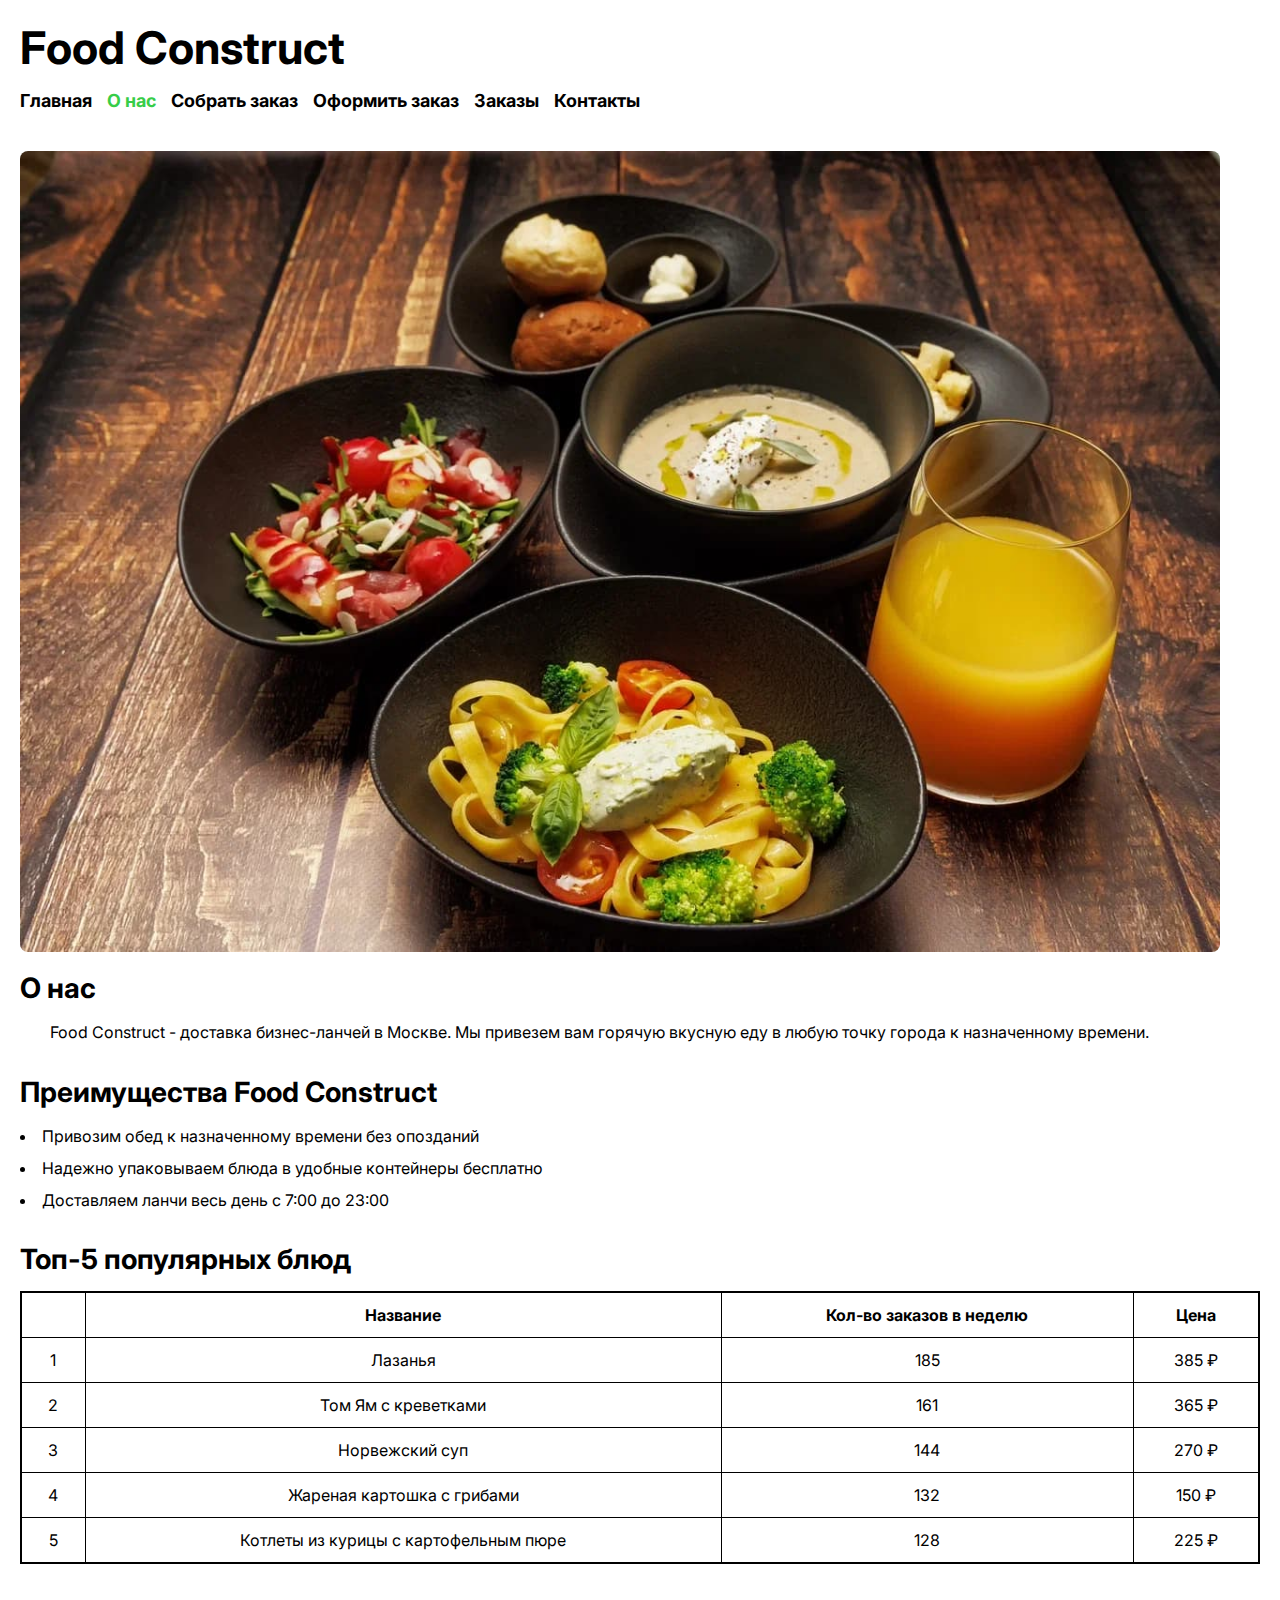
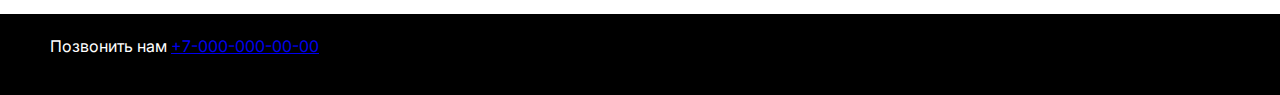
<file: index.html>
<!DOCTYPE html>
<html lang="ru">
    <head>
        <meta charset="utf-8">
        <meta name="viewport" content="width=device-width, initial-scale=1.0">
        <title>Food Construct - доставка бизнес-ланчей в Москве</title>
        <link rel="stylesheet" href="style.css">
    </head>
    <body>
        <header>
            <h1>Food Construct</h1>
            <nav>
                <ul>
                    <li><a href="leanding.html"><b>Главная</b></a></li>
                    <li><a href="index.html" class="active"><b>О нас</b></a></li>
                    <li><a href="makeorder.html"><b>Собрать заказ</b></a></li>
                    <li><a href="checkout.html"><b>Оформить заказ</b></a></li>
                    <li><a href="orders.html"><b>Заказы</b></a></li>
                    <li><a href="#contacts"><b>Контакты</b></a></li>
                </ul>
            </nav>
        </header>
        <main>
            <section id="about">
                <img src="images/dish.jpg" alt="Вкусное блюдо от Food Construct">
                <h2>О нас</h2>
                <p>Food Construct - доставка бизнес-ланчей в Москве. Мы привезем вам горячую вкусную еду в любую точку города к назначенному времени.</p>
            </section>
            <section id="advantages">
                <h2>Преимущества Food Construct</h2>  
                <ul>
                    <li>Привозим обед к назначенному времени без опозданий</li>
                    <li>Надежно упаковываем блюда в удобные контейнеры бесплатно</li>
                    <li>Доставляем ланчи весь день с 7:00 до 23:00</li>
                </ul>          
            </section>
            <section id="top">
                <h2>Топ-5 популярных блюд</h2>
                <table>
                    <tr>
                        <th></th>
                        <th>Название</th>
                        <th>Кол-во заказов в неделю</th>
                        <th>Цена</th>
                    </tr>
                    <tr>
                        <td>1</td>
                        <td>Лазанья</td>
                        <td>185</td>
                        <td>385 ₽</td>
                    </tr>
                    <tr>
                        <td>2</td>
                        <td>Том Ям с креветками</td>
                        <td>161</td>
                        <td>365 ₽</td>
                    </tr>
                    <tr>
                        <td>3</td>
                        <td>Норвежский суп</td>
                        <td>144</td>
                        <td>270 ₽</td>
                    </tr>
                    <tr>
                        <td>4</td>
                        <td>Жареная картошка с грибами</td>
                        <td>132</td>
                        <td>150 ₽</td>
                    </tr>
                    <tr>
                        <td>5</td>
                        <td>Котлеты из курицы с картофельным пюре</td>
                        <td>128</td>
                        <td>225 ₽</td>
                    </tr>
                </table>
            </section>
        </main>
        <footer id="contacts">
            <p>Позвонить нам <a href="tel:+7-000-000-00-00">+7-000-000-00-00</a></p>
        </footer>
    </body>
</html>
</file>
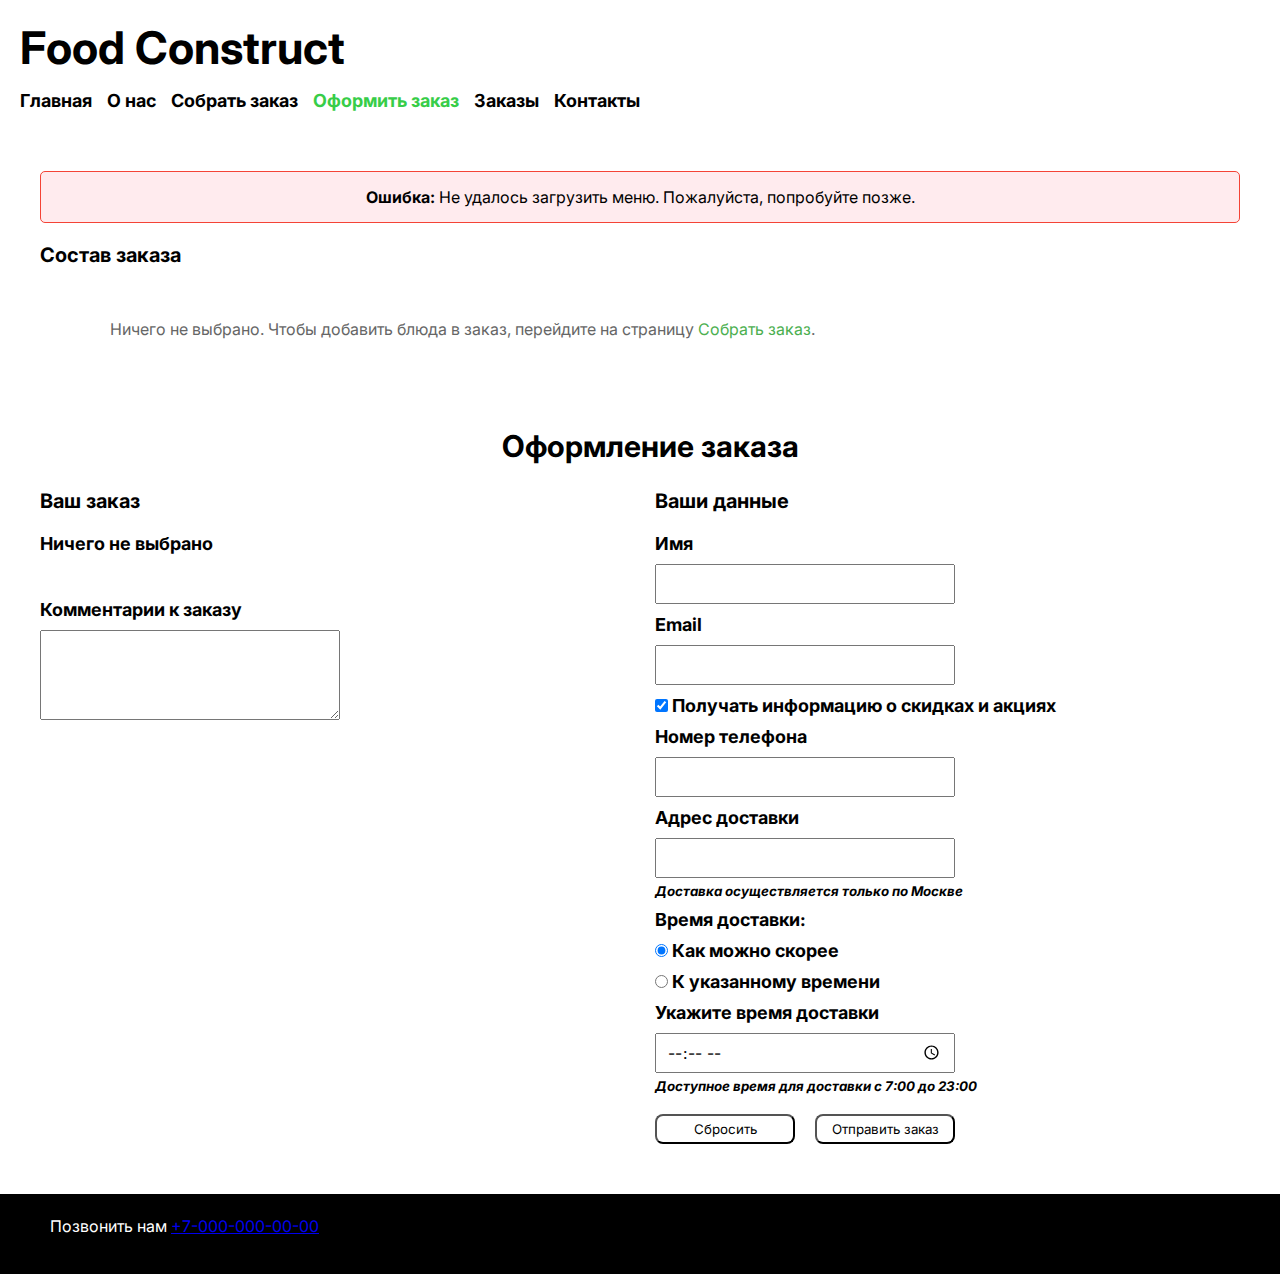
<file: checkout.html>
<!DOCTYPE html>
<html lang="ru">
<head>
    <meta charset="utf-8">
    <meta name="viewport" content="width=device-width, initial-scale=1.0">
    <title>Food Construct - Оформление заказа</title>
    <link rel="stylesheet" href="style.css">
    <link rel="stylesheet" href="stylesformake.css">
    <script src="database.js" defer></script>
    <script src="checkout.js" defer></script>
    <script src="orderValidator.js" defer></script>
</head>
<body>
    <header>
        <h1>Food Construct</h1>
        <nav>
            <ul>
                <li><a href="leanding.html"><b>Главная</b></a></li>
                <li><a href="index.html"><b>О нас</b></a></li>
                <li><a href="makeorder.html"><b>Собрать заказ</b></a></li>
                <li><a href="checkout.html" class="active"><b>Оформить заказ</b></a></li>
                <li><a href="orders.html"><b>Заказы</b></a></li>
                <li><a href="#contacts"><b>Контакты</b></a></li>
            </ul>
        </nav>
    </header>
    
    <main>
        <section id="forms">
            <div class="order-composition-cards">
                <h3>Состав заказа</h3>
                <div id="no-selection-message" class="empty-order">
                    <p>Ничего не выбрано. Чтобы добавить блюда в заказ, перейдите на страницу <a href="makeorder.html">Собрать заказ</a>.</p>
                </div>
                
                <div id="order-items-container" class="dishes">
                </div>
            </div>
            
            <div class="checkout-form-section">
                
                <form id="checkout-form">
                    <h2>Оформление заказа</h2>
                    <div id="form">
                        <div id="order">
                            <h3>Ваш заказ</h3>
                            <div id="order-summary">
                                <div id="no-selection-form-message" class="no-selection">
                                    Ничего не выбрано
                                </div>
                                
                                <div id="soup-category" class="order-category">
                                    <label>Суп</label>
                                    <div id="soup-selected" class="selected-dish"></div>
                                </div>
                                
                                <div id="main-category" class="order-category">
                                    <label>Главное блюдо</label>
                                    <div id="main-selected" class="selected-dish"></div>
                                </div>

                                <div id="salad-category" class="order-category">
                                    <label>Салат или стартер</label>
                                    <div id="salad-selected" class="selected-dish"></div>
                                </div>
                                
                                <div id="drink-category" class="order-category">
                                    <label>Напиток</label>
                                    <div id="drink-selected" class="selected-dish"></div>
                                </div>
                                
                                <div id="dessert-category" class="order-category">
                                    <label>Десерт</label>
                                    <div id="dessert-selected" class="selected-dish"></div>
                                </div>

                                <div id="total-price-section" class="total-price">
                                    <h4>Стоимость заказа</h4>
                                    <div id="total-amount" class="total-amount">0 ₽</div>
                                </div>
                            </div>
                            
                            <label for="comment">Комментарии к заказу</label>
                            <textarea id="comment" name="comment"></textarea>
                        </div>
                        <div id="client">
                            <h3>Ваши данные</h3>
                            <label for="nameuser">Имя</label>
                            <input type="text" id="nameuser" name="username" required>
                            <label for="email">Email</label>
                            <input type="email" id="email" name="email" required>
                            <label for="inf">
                                <input type="checkbox" id="inf" name="inftoemail" checked>
                                 Получать информацию о скидках и акциях
                                </label>
                            <label for="tel">Номер телефона</label>
                            <input type="tel" id="tel" name="telephon" required>
                            <label for="address">Адрес доставки</label>
                            <input type="text" id="address" name="address" required>
                            <small>Доставка осуществляется только по Москве</small>
                            <label>Время доставки:</label>
                            <label for="time-soon">
                                <input type="radio" id="time-soon" name="timeofdel" value="soon" required checked>
                                Как можно скорее
                            </label>
                            <label for="time-specified">
                                <input type="radio" id="time-specified" name="timeofdel" value="specified" required>
                                К указанному времени
                            </label>
                            <label>Укажите время доставки</label>
                            <input type="time" id="time" name="time" min="07:00" max="23:00" step="300" required>
                            <small>Доступное время для доставки с 7:00 до 23:00</small>
                            <div id="buttons">
                            <button type="reset" id="reset" name="reset">Сбросить</button> 
                            <button type="submit" id="submit" name="submit">Отправить заказ</button>
                        </div>
                        </div>
                    </div>
               </form>
            </div>
        </section>
    </main>
    
    <footer id="contacts">
        <p>Позвонить нам <a href="tel:+7-000-000-00-00"> +7-000-000-00-00</a></p>
    </footer>
</body>
</html>
</file>
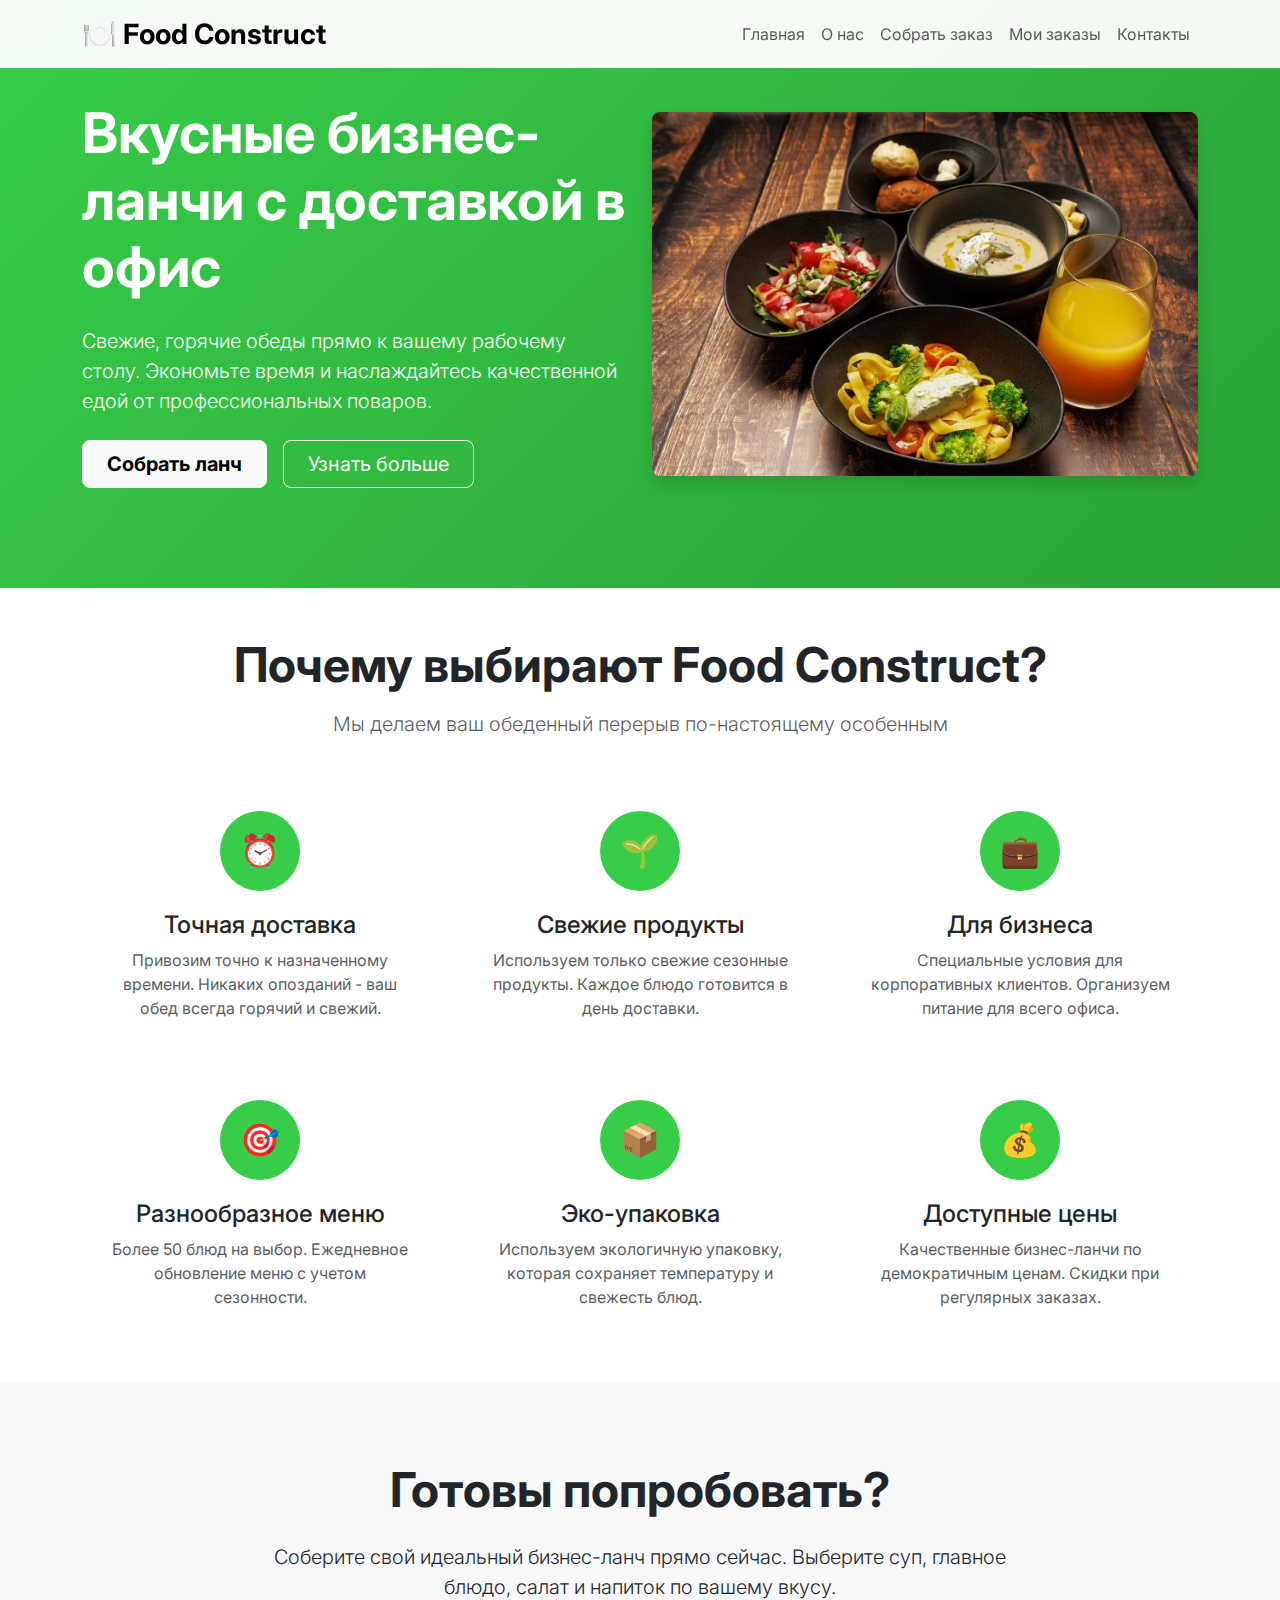
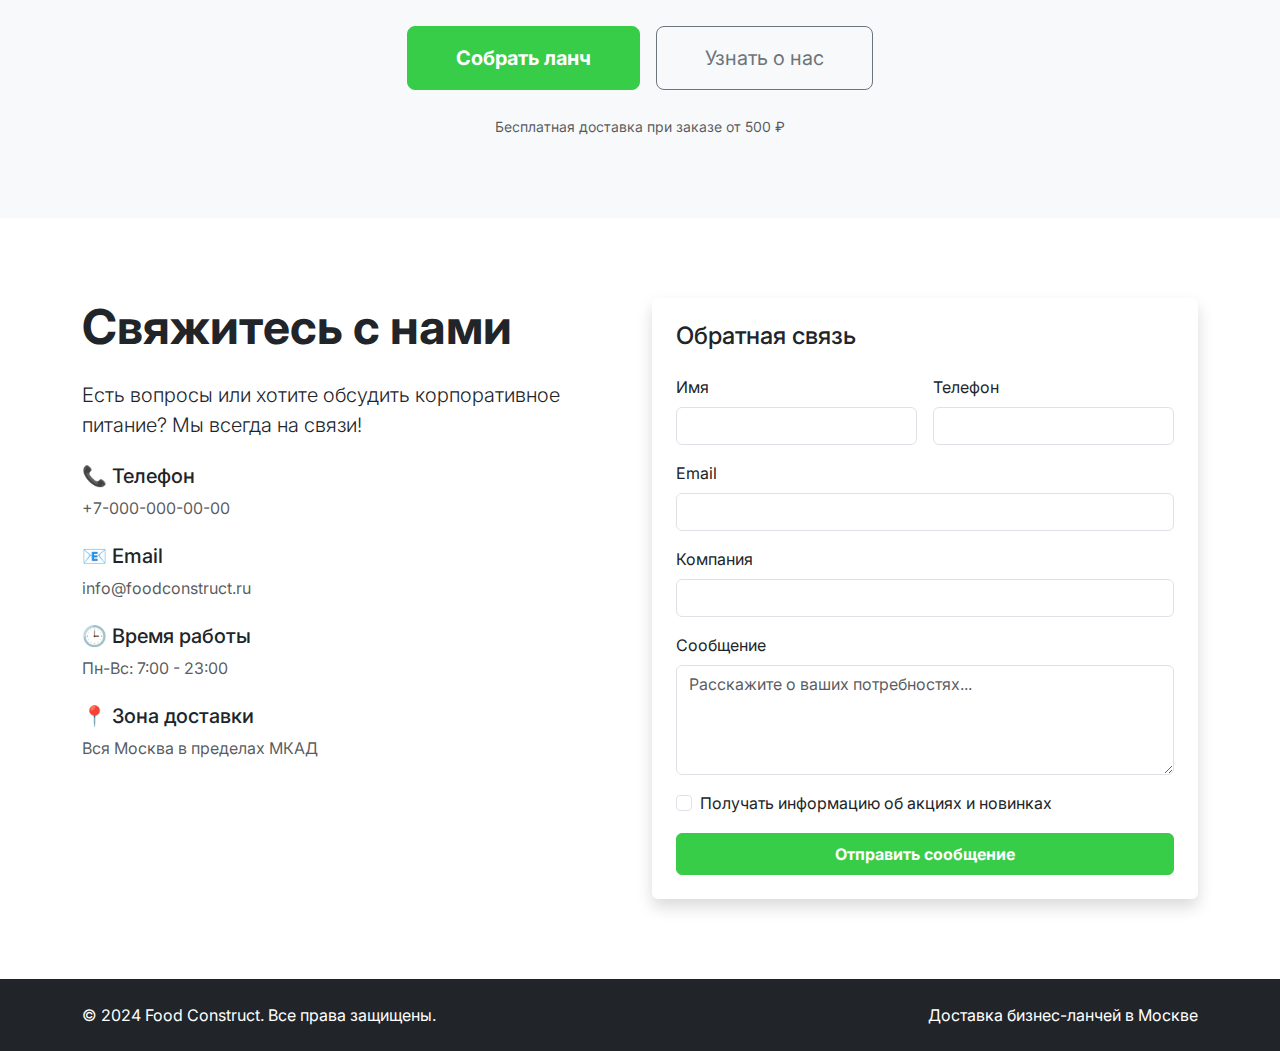
<file: leanding.html>
<!DOCTYPE html>
<html lang="ru">
<head>
    <meta charset="utf-8">
    <meta name="viewport" content="width=device-width, initial-scale=1.0">
    <title>Food Construct - Доставка бизнес-ланчей в Москве</title>
    <link href="https://cdn.jsdelivr.net/npm/bootstrap@5.3.2/dist/css/bootstrap.min.css" rel="stylesheet">
    <style>
        @import url('https://fonts.googleapis.com/css2?family=Inter:ital,opsz,wght@0,14..32,100..900;1,14..32,100..900&display=swap');

*{
    font-family: "Inter", sans-serif;
}
        .hero-section {
            background: linear-gradient(135deg, #37cd48 0%, #2aa338 100%);
            color: white;
            padding: 100px 0;
        }
        
        .feature-icon {
            width: 80px;
            height: 80px;
            background: #37cd48;
            border-radius: 50%;
            display: flex;
            align-items: center;
            justify-content: center;
            margin: 0 auto 20px;
            color: white;
            font-size: 2rem;
        }
        
        .cta-section {
            background: #f8f9fa;
            padding: 80px 0;
        }
        
        .contact-section {
            padding: 80px 0;
        }
        
        .btn-custom {
            background: #37cd48;
            border-color: #37cd48;
            color: white;
            padding: 12px 30px;
            font-weight: bold;
        }
        
        .btn-custom:hover {
            background: #2aa338;
            border-color: #2aa338;
            color: white;
        }
        
        .card-hover {
            transition: transform 0.3s ease, box-shadow 0.3s ease;
        }
        
        .card-hover:hover {
            transform: translateY(-5px);
            box-shadow: 0 10px 25px rgba(0,0,0,0.1);
        }
        
        .navbar-custom {
            background: rgba(255, 255, 255, 0.95);
            backdrop-filter: blur(10px);
        }
    </style>
</head>
<body>
    <nav class="navbar navbar-expand-lg navbar-light navbar-custom fixed-top">
        <div class="container">
            <a class="navbar-brand fw-bold fs-3" href="leanding.html">
                🍽️ Food Construct
            </a>
            <button class="navbar-toggler" type="button" data-bs-toggle="collapse" data-bs-target="#navbarNav">
                <span class="navbar-toggler-icon"></span>
            </button>
            <div class="collapse navbar-collapse" id="navbarNav">
                <ul class="navbar-nav ms-auto">
                    <li class="nav-item">
                        <a class="nav-link" href="leanding.html">Главная</a>
                    </li>
                    <li class="nav-item">
                        <a class="nav-link" href="index.html">О нас</a>
                    </li>
                    <li class="nav-item">
                        <a class="nav-link" href="makeorder.html">Собрать заказ</a>
                    </li>
                    <li class="nav-item">
                        <a class="nav-link" href="orders.html">Мои заказы</a>
                    </li>
                    <li class="nav-item">
                        <a class="nav-link" href="#contact">Контакты</a>
                    </li>
                </ul>
            </div>
        </div>
    </nav>

    <section class="hero-section">
        <div class="container">
            <div class="row align-items-center">
                <div class="col-lg-6">
                    <h1 class="display-4 fw-bold mb-4">Вкусные бизнес-ланчи с доставкой в офис</h1>
                    <p class="lead mb-4">Свежие, горячие обеды прямо к вашему рабочему столу. Экономьте время и наслаждайтесь качественной едой от профессиональных поваров.</p>
                    <div class="d-flex gap-3 flex-wrap">
                        <a href="makeorder.html" class="btn btn-light btn-lg px-4 py-2 fw-bold">Собрать ланч</a>
                        <a href="#features" class="btn btn-outline-light btn-lg px-4 py-2">Узнать больше</a>
                    </div>
                </div>
                <div class="col-lg-6 text-center">
                    <img src="images/dish.jpg" alt="Вкусные бизнес-ланчи" class="img-fluid rounded-3 shadow" style="max-height: 400px;">
                </div>
            </div>
        </div>
    </section>

    <section id="features" class="py-5">
        <div class="container">
            <div class="text-center mb-5">
                <h2 class="display-5 fw-bold mb-3">Почему выбирают Food Construct?</h2>
                <p class="lead text-muted">Мы делаем ваш обеденный перерыв по-настоящему особенным</p>
            </div>
            
            <div class="row g-4">
                <div class="col-md-4">
                    <div class="card h-100 border-0 card-hover">
                        <div class="card-body text-center p-4">
                            <div class="feature-icon">
                                ⏰
                            </div>
                            <h4 class="card-title">Точная доставка</h4>
                            <p class="card-text text-muted">Привозим точно к назначенному времени. Никаких опозданий - ваш обед всегда горячий и свежий.</p>
                        </div>
                    </div>
                </div>
                
                <div class="col-md-4">
                    <div class="card h-100 border-0 card-hover">
                        <div class="card-body text-center p-4">
                            <div class="feature-icon">
                                🌱
                            </div>
                            <h4 class="card-title">Свежие продукты</h4>
                            <p class="card-text text-muted">Используем только свежие сезонные продукты. Каждое блюдо готовится в день доставки.</p>
                        </div>
                    </div>
                </div>
                
                <div class="col-md-4">
                    <div class="card h-100 border-0 card-hover">
                        <div class="card-body text-center p-4">
                            <div class="feature-icon">
                                💼
                            </div>
                            <h4 class="card-title">Для бизнеса</h4>
                            <p class="card-text text-muted">Специальные условия для корпоративных клиентов. Организуем питание для всего офиса.</p>
                        </div>
                    </div>
                </div>
            </div>
            
            <div class="row g-4 mt-2">
                <div class="col-md-4">
                    <div class="card h-100 border-0 card-hover">
                        <div class="card-body text-center p-4">
                            <div class="feature-icon">
                                🎯
                            </div>
                            <h4 class="card-title">Разнообразное меню</h4>
                            <p class="card-text text-muted">Более 50 блюд на выбор. Ежедневное обновление меню с учетом сезонности.</p>
                        </div>
                    </div>
                </div>
                
                <div class="col-md-4">
                    <div class="card h-100 border-0 card-hover">
                        <div class="card-body text-center p-4">
                            <div class="feature-icon">
                                📦
                            </div>
                            <h4 class="card-title">Эко-упаковка</h4>
                            <p class="card-text text-muted">Используем экологичную упаковку, которая сохраняет температуру и свежесть блюд.</p>
                        </div>
                    </div>
                </div>
                
                <div class="col-md-4">
                    <div class="card h-100 border-0 card-hover">
                        <div class="card-body text-center p-4">
                            <div class="feature-icon">
                                💰
                            </div>
                            <h4 class="card-title">Доступные цены</h4>
                            <p class="card-text text-muted">Качественные бизнес-ланчи по демократичным ценам. Скидки при регулярных заказах.</p>
                        </div>
                    </div>
                </div>
            </div>
        </div>
    </section>

    <section class="cta-section">
        <div class="container">
            <div class="row justify-content-center text-center">
                <div class="col-lg-8">
                    <h2 class="display-5 fw-bold mb-4">Готовы попробовать?</h2>
                    <p class="lead mb-4">Соберите свой идеальный бизнес-ланч прямо сейчас. Выберите суп, главное блюдо, салат и напиток по вашему вкусу.</p>
                    <div class="d-flex justify-content-center gap-3 flex-wrap">
                        <a href="makeorder.html" class="btn btn-custom btn-lg px-5 py-3">Собрать ланч</a>
                        <a href="index.html" class="btn btn-outline-secondary btn-lg px-5 py-3">Узнать о нас</a>
                    </div>
                    <div class="mt-4">
                        <small class="text-muted">Бесплатная доставка при заказе от 500 ₽</small>
                    </div>
                </div>
            </div>
        </div>
    </section>

    <section id="contact" class="contact-section">
        <div class="container">
            <div class="row">
                <div class="col-lg-6 mb-4 mb-lg-0">
                    <h2 class="display-5 fw-bold mb-4">Свяжитесь с нами</h2>
                    <p class="lead mb-4">Есть вопросы или хотите обсудить корпоративное питание? Мы всегда на связи!</p>
                    
                    <div class="mb-4">
                        <h5>📞 Телефон</h5>
                        <p class="text-muted">+7-000-000-00-00</p>
                    </div>
                    
                    <div class="mb-4">
                        <h5>📧 Email</h5>
                        <p class="text-muted">info@foodconstruct.ru</p>
                    </div>
                    
                    <div class="mb-4">
                        <h5>🕒 Время работы</h5>
                        <p class="text-muted">Пн-Вс: 7:00 - 23:00</p>
                    </div>
                    
                    <div>
                        <h5>📍 Зона доставки</h5>
                        <p class="text-muted">Вся Москва в пределах МКАД</p>
                    </div>
                </div>
                
                <div class="col-lg-6">
                    <div class="card shadow border-0">
                        <div class="card-body p-4">
                            <h4 class="card-title mb-4">Обратная связь</h4>
                            <form id="contactForm">
                                <div class="row g-3">
                                    <div class="col-md-6">
                                        <label for="name" class="form-label">Имя</label>
                                        <input type="text" class="form-control" id="name" required>
                                    </div>
                                    <div class="col-md-6">
                                        <label for="phone" class="form-label">Телефон</label>
                                        <input type="tel" class="form-control" id="phone" required>
                                    </div>
                                    <div class="col-12">
                                        <label for="email" class="form-label">Email</label>
                                        <input type="email" class="form-control" id="email">
                                    </div>
                                    <div class="col-12">
                                        <label for="company" class="form-label">Компания</label>
                                        <input type="text" class="form-control" id="company">
                                    </div>
                                    <div class="col-12">
                                        <label for="message" class="form-label">Сообщение</label>
                                        <textarea class="form-control" id="message" rows="4" placeholder="Расскажите о ваших потребностях..."></textarea>
                                    </div>
                                    <div class="col-12">
                                        <div class="form-check">
                                            <input class="form-check-input" type="checkbox" id="subscribe">
                                            <label class="form-check-label" for="subscribe">
                                                Получать информацию об акциях и новинках
                                            </label>
                                        </div>
                                    </div>
                                    <div class="col-12">
                                        <button type="submit" class="btn btn-custom w-100 py-2">Отправить сообщение</button>
                                    </div>
                                </div>
                            </form>
                        </div>
                    </div>
                </div>
            </div>
        </div>
    </section>

    <footer class="bg-dark text-white py-4">
        <div class="container">
            <div class="row align-items-center">
                <div class="col-md-6">
                    <p class="mb-0">&copy; 2024 Food Construct. Все права защищены.</p>
                </div>
                <div class="col-md-6 text-md-end">
                    <p class="mb-0">Доставка бизнес-ланчей в Москве</p>
                </div>
            </div>
        </div>
    </footer>

    <script src="https://cdn.jsdelivr.net/npm/bootstrap@5.3.2/dist/js/bootstrap.bundle.min.js"></script>
    
    <script>
        document.getElementById('contactForm').addEventListener('submit', function(e) {
            e.preventDefault();
            alert('Спасибо за ваше сообщение! Мы свяжемся с вами в ближайшее время.');
            this.reset();
        });
    </script>
</body>
</html>
</file>
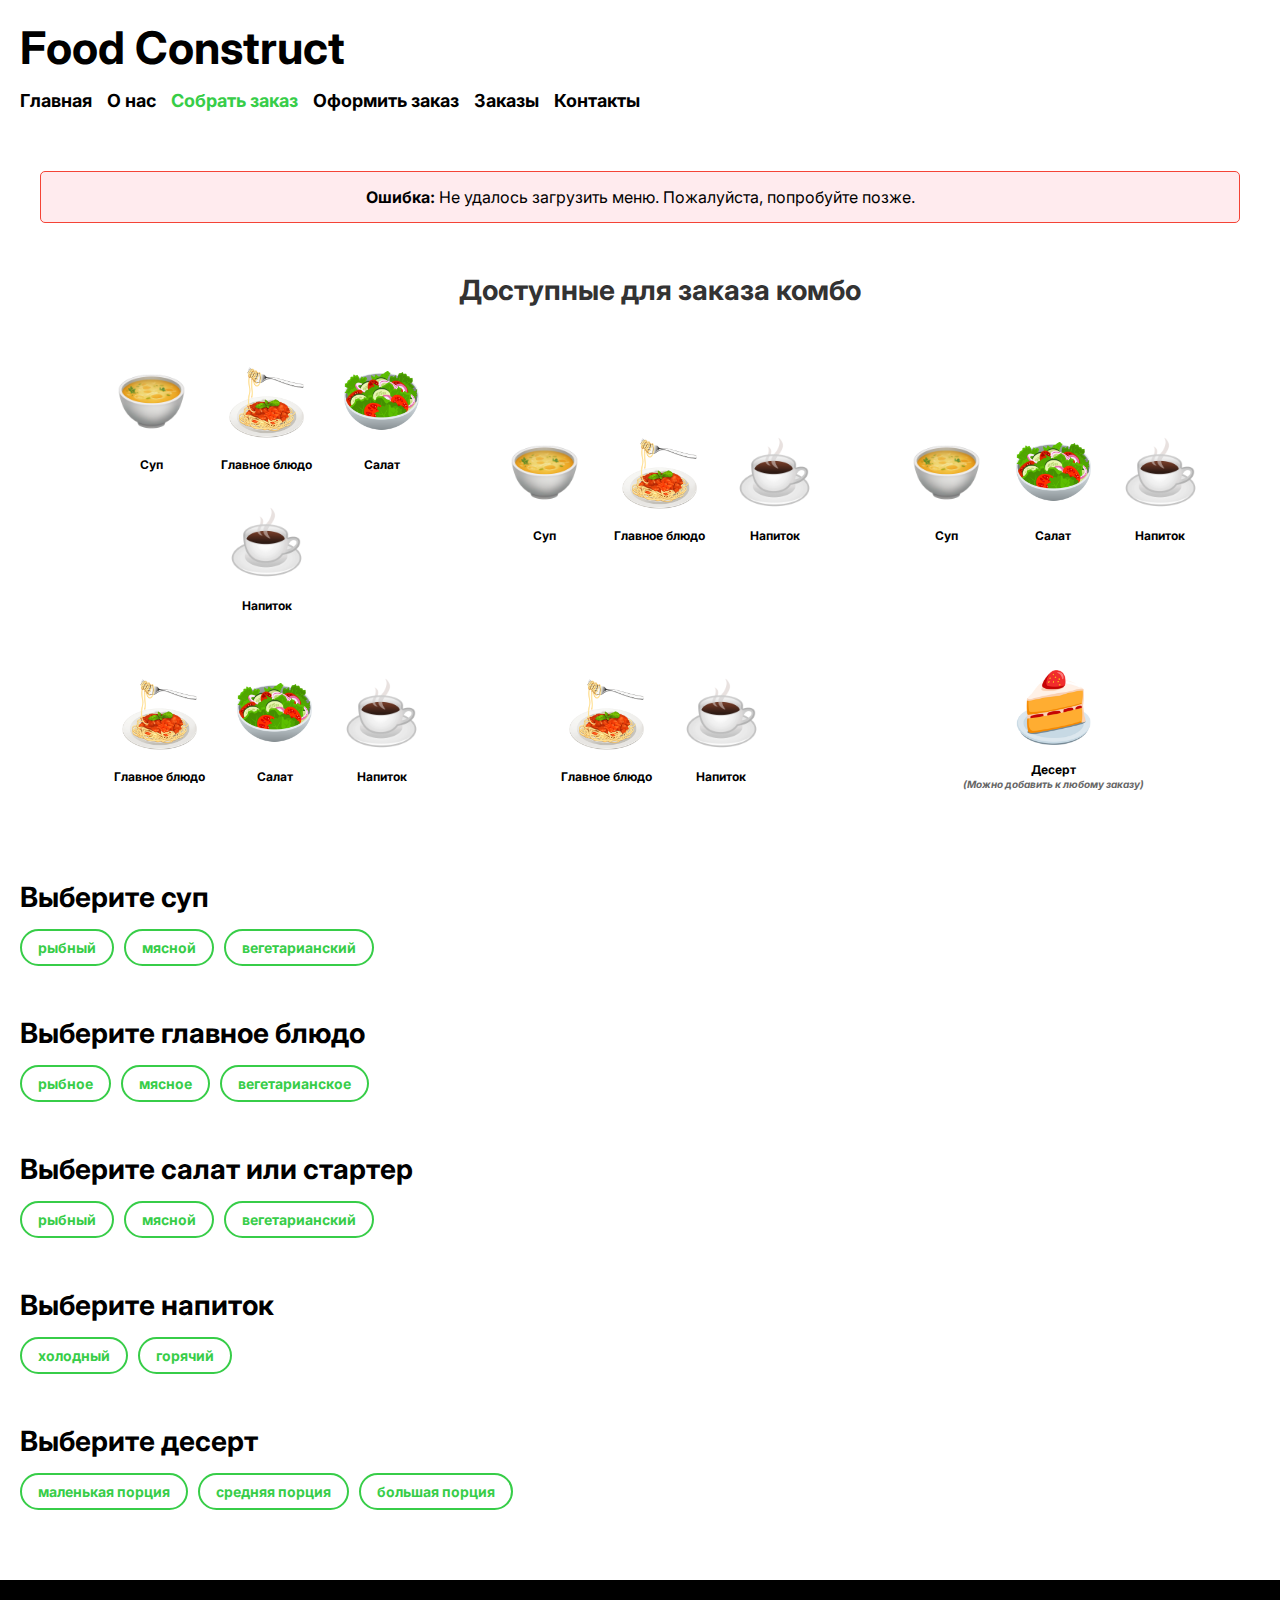
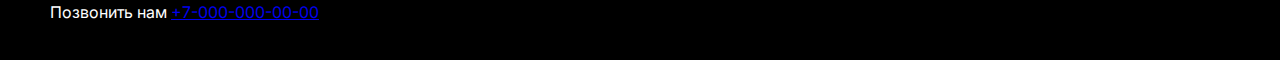
<file: makeorder.html>
<!DOCTYPE html>
<html lang="ru">
    <head>
        <meta charset="utf-8">
        <meta name="viewport" content="width=device-width, initial-scale=1.0">
        <title>Food Construct - доставка бизнес-ланчей в Москве</title>
        <link rel="stylesheet" href="style.css">
        <link rel="stylesheet" href="stylesformake.css">
        <script src="database.js" defer></script>           
        <script src="displayDishes.js" defer></script>      
        <script src="orderManager.js" defer></script>       
        <script src="filters.js" defer></script>            
        <script src="orderValidator.js" defer></script>  
    </head>
    <body>
        <header>
            <h1>Food Construct</h1>
            <nav>
                <ul>
                    <li><a href="leanding.html"><b>Главная</b></a></li>
                    <li><a href="index.html"><b>О нас</b></a></li>
                    <li><a href="makeorder.html" class="active"><b>Собрать заказ</b></a></li>
                    <li><a href="checkout.html"><b>Оформить заказ</b></a></li>
                    <li><a href="orders.html"><b>Заказы</b></a></li>
                    <li><a href="#contacts"><b>Контакты</b></a></li>
                </ul>
            </nav>
        </header>
        <main>
<section id="lunch-options">
    <h2>Доступные для заказа комбо</h2>
    <div class="combo-grid">
        <div class="combo-item">
            <div class="combo-content">
                <a href="#soups" class="dish-text">
                <div class="dish-item">
                    <img src="images/soup.png" alt="Суп" class="dish-icon">
                    <div class="dish-text">Суп</div>
                </div>
            </a>
            <a href="#maincourse" class="dish-text">
                <div class="dish-item">
                    <img src="images/main.png" alt="Главное блюдо" class="dish-icon">
                    <div class="dish-text">Главное блюдо</div>
                </div>
            </a>
            <a href="#salads" class="dish-text">
                <div class="dish-item">
                    <img src="images/salad.png" alt="Салат" class="dish-icon">
                    <div class="dish-text">Салат</div>
                </div>
            </a>
                <a href="#drinks-container" class="dish-text">
                <div class="dish-item">
                    <img src="images/drink.png" alt="Напиток" class="dish-icon">
                    <div class="dish-text">Напиток</div>
                </div>
            </a>
            </div>
        </div>

        <div class="combo-item">
            <div class="combo-content">
                <a href="#soups" class="dish-text">
                <div class="dish-item">
                    <img src="images/soup.png" alt="Суп" class="dish-icon">
                    <div class="dish-text">Суп</div>
                </div>
            </a>
               <a href="#maincourse" class="dish-text">
                <div class="dish-item">
                    <img src="images/main.png" alt="Главное блюдо" class="dish-icon">
                    <div class="dish-text">Главное блюдо</div>
                </div>
            </a>
                <a href="#drinks-container" class="dish-text">
                <div class="dish-item">
                    <img src="images/drink.png" alt="Напиток" class="dish-icon">
                    <div class="dish-text">Напиток</div>
                </div>
            </a>
            </div>
        </div>

        <div class="combo-item">
            <div class="combo-content">
                <a href="#soups" class="dish-text">
                <div class="dish-item">
                    <img src="images/soup.png" alt="Суп" class="dish-icon">
                    <div class="dish-text">Суп</div>
                </div>
            </a>
                <a href="#salads" class="dish-text">
                <div class="dish-item">
                    <img src="images/salad.png" alt="Салат" class="dish-icon">
                    <div class="dish-text">Салат</div>
                </div>
            </a>
                <a href="#drinks-container" class="dish-text">
                <div class="dish-item">
                    <img src="images/drink.png" alt="Напиток" class="dish-icon">
                    <div class="dish-text">Напиток</div>
                </div>
            </a>
            </div>
        </div>

        <div class="combo-item">
            <div class="combo-content">
                <a href="#maincourse" class="dish-text">
                <div class="dish-item">
                    <img src="images/main.png" alt="Главное блюдо" class="dish-icon">
                    <div class="dish-text">Главное блюдо</div>
                </div>
            </a>
                <a href="#salads" class="dish-text">
                <div class="dish-item">
                    <img src="images/salad.png" alt="Салат" class="dish-icon">
                    <div class="dish-text">Салат</div>
                </div>
            </a>
                <a href="#drinks-container" class="dish-text">
                <div class="dish-item">
                    <img src="images/drink.png" alt="Напиток" class="dish-icon">
                    <div class="dish-text">Напиток</div>
                </div>
            </a>
            </div>
        </div>

        <div class="combo-item">
            <div class="combo-content">
                <a href="#maincourse" class="dish-text">
                <div class="dish-item">
                    <img src="images/main.png" alt="Главное блюдо" class="dish-icon">
                    <div class="dish-text">Главное блюдо</div>
                </div>
            </a>
            <a href="#drinks-container" class="dish-text">
                <div class="dish-item">
                    <img src="images/drink.png" alt="Напиток" class="dish-icon">
                    <div class="dish-text">Напиток</div>
                </div>
            </a>
            </div>
        </div>
    <div class="combo-item">
        <a href="#desserts" class="dish-text">
        <div class="dish-item">
            <img src="images/dessert.png" alt="Десерт" class="dish-icon">
            <div class="dessert-text-content">
                <div class="dish-text">Десерт</div>
                <div class="dessert-subtext">(Можно добавить к любому заказу)</div>
            </div>
        </a>
        </div>
    </div>

    </div>
    
    
</section>
            <section id="soups">
                <h2>Выберите суп</h2>
                <div class="filters">
                <button class="filter-btn" data-kind="fish">рыбный</button>
                <button class="filter-btn" data-kind="meat">мясной</button>
                <button class="filter-btn" data-kind="veg">вегетарианский</button>       
            </div>
            <div id="firstdish" class="dishes">
                </div>
            </section>
            <section id="maincourse">
                <h2>Выберите главное блюдо</h2>
                <div class="filters">
                <button class="filter-btn" data-kind="fish">рыбное</button>
                <button class="filter-btn" data-kind="meat">мясное</button>
                <button class="filter-btn" data-kind="veg">вегетарианское</button>
            </div>
                <div id="secondtdish" class="dishes">
                    
                </div>
            </section>
            <section id="salads">
            <h2>Выберите салат или стартер</h2>
            <div class="filters">
                <button class="filter-btn" data-kind="fish">рыбный</button>
                <button class="filter-btn" data-kind="meat">мясной</button>
                <button class="filter-btn" data-kind="veg">вегетарианский</button>
            </div>
            <div id="salads-block" class="dishes"></div>
        </section>
            <section id="drinks-container">
                <h2>Выберите напиток</h2>
                <div class="filters">
                <button class="filter-btn" data-kind="cold">холодный</button>
                <button class="filter-btn" data-kind="hot">горячий</button>
            </div>
                <div id="drinks-block" class="dishes">
                    
                </div>
            </section>
            <section id="desserts">
                <h2>Выберите десерт</h2>
                <div class="filters">
                    <button class="filter-btn" data-kind="small">маленькая порция</button>
                    <button class="filter-btn" data-kind="midle">средняя порция</button>
                    <button class="filter-btn" data-kind="big">большая порция</button>
                </div>
                <div id="desserts-block" class="dishes"></div>
            </section>
        
        </main>
        <div id="floating-order-panel" class="floating-order-panel">
            <div class="floating-panel-content">
                <div class="floating-total">
                    <span class="total-label">Сумма заказа:</span>
                    <span class="total-amount" id="floating-total">0 ₽</span>
                </div>
                <a href="checkout.html" id="floating-checkout-btn" class="floating-checkout-btn disabled">
                    Перейти к оформлению
                </a>
            </div>
        </div>
        <footer id="contacts">
            <p>Позвонить нам <a href="tel:+7-000-000-00-00"> +7-000-000-00-00</a></p>
        </footer>
    </body>
</html>
</file>
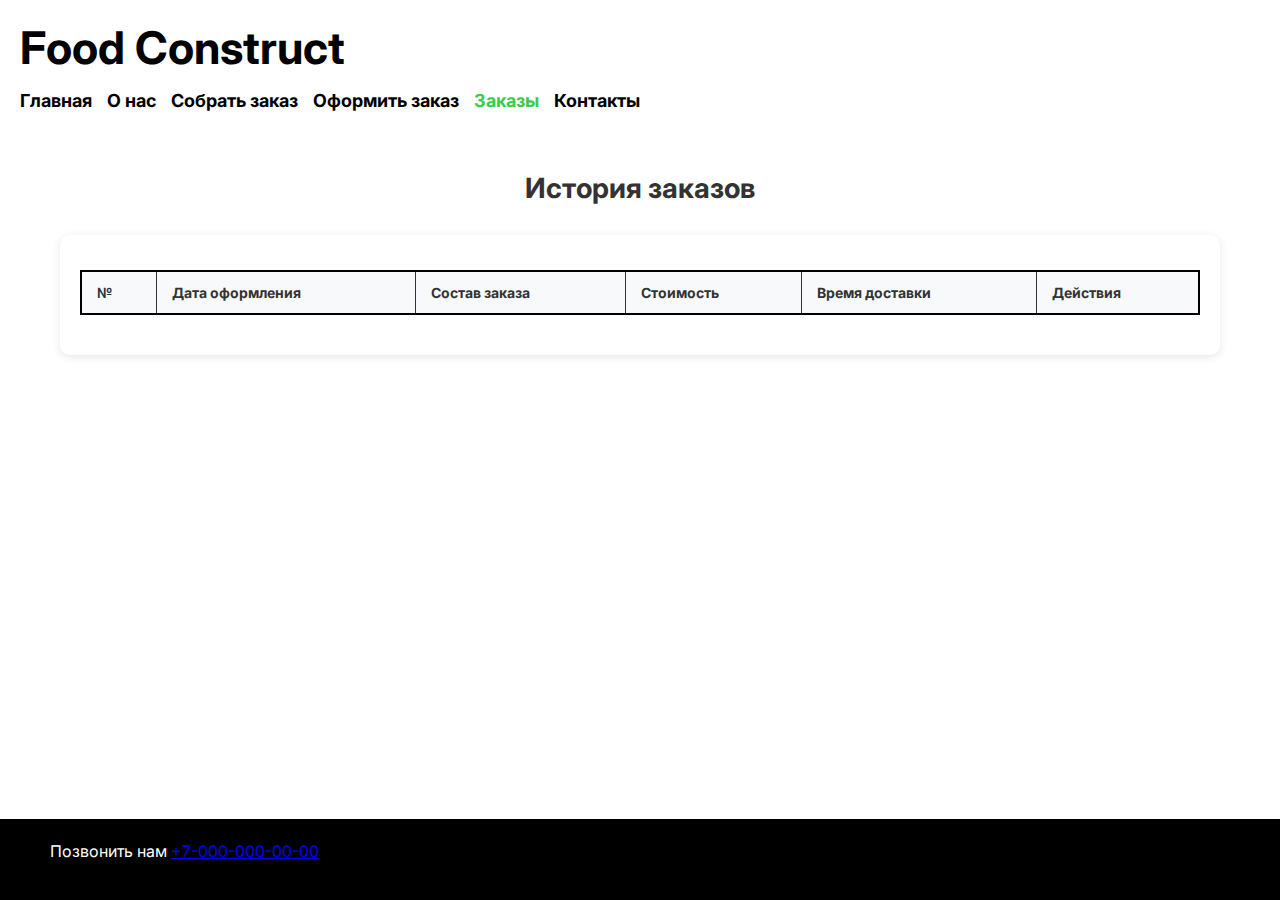
<file: orders.html>
<!DOCTYPE html>
<html lang="ru">
<head>
    <meta charset="utf-8">
    <meta name="viewport" content="width=device-width, initial-scale=1.0">
    <title>Food Construct - История заказов</title>
    <link rel="stylesheet" href="style.css">
    <link rel="stylesheet" href="stylesformake.css">
    <script src="database.js" defer></script>
    <script src="orders.js" defer></script>
</head>
<body>
    <header>
        <h1>Food Construct</h1>
        <nav>
            <ul>
                <li><a href="leanding.html"><b>Главная</b></a></li>
                <li><a href="index.html"><b>О нас</b></a></li>
                <li><a href="makeorder.html"><b>Собрать заказ</b></a></li>
                <li><a href="checkout.html"><b>Оформить заказ</b></a></li>
                <li><a href="orders.html" class="active"><b>Заказы</b></a></li>
                <li><a href="#contacts"><b>Контакты</b></a></li>
            </ul>
        </nav>
    </header>
    
    <main>
        <section id="orders-history">
            <h2>История заказов</h2>
            
            <div id="loading-message" class="loading">
                <p>Загрузка заказов...</p>
            </div>
            
            <div id="no-orders-message" class="no-orders" style="display: none;">
                <p>У вас пока нет заказов. <a href="makeorder.html">Сделайте первый заказ</a></p>
            </div>
            
            <div class="orders-container">
                <table class="orders-table">
                    <thead>
                        <tr>
                            <th>№</th>
                            <th>Дата оформления</th>
                            <th>Состав заказа</th>
                            <th>Стоимость</th>
                            <th>Время доставки</th>
                            <th>Действия</th>
                        </tr>
                    </thead>
                    <tbody id="orders-table-body">
                    </tbody>
                </table>
            </div>
        </section>
    </main>

    <div id="order-details-modal" class="modal" style="display: none;">
        <div class="modal-content">
            <span class="close-modal">&times;</span>
            <h3>Детали заказа</h3>
            <div id="order-details-content">
            </div>
            <div class="modal-buttons">
                <button class="btn-ok">Ок</button>
            </div>
        </div>
    </div>

    <div id="edit-order-modal" class="modal" style="display: none;">
        <div class="modal-content">
            <span class="close-modal">&times;</span>
            <h3>Редактирование заказа</h3>
            <form id="edit-order-form">
                <div class="form-section">
                    <h4>Ваши данные</h4>
                    <label for="edit-full_name">Имя</label>
                    <input type="text" id="edit-full_name" name="full_name" required>
                    
                    <label for="edit-email">Email</label>
                    <input type="email" id="edit-email" name="email" required>
                    
                    <label for="edit-phone">Номер телефона</label>
                    <input type="tel" id="edit-phone" name="phone" required>
                    
                    <label for="edit-subscribe">
                        <input type="checkbox" id="edit-subscribe" name="subscribe">
                        Получать информацию о скидках и акциях
                    </label>
                </div>

                <div class="form-section">
                    <h4>Доставка</h4>
                    <label for="edit-delivery_address">Адрес доставки</label>
                    <input type="text" id="edit-delivery_address" name="delivery_address" required>
                    
                    <label>Время доставки:</label>
                    <label for="edit-delivery_now">
                        <input type="radio" id="edit-delivery_now" name="delivery_type" value="now" required>
                        Как можно скорее
                    </label>
                    <label for="edit-delivery_by_time">
                        <input type="radio" id="edit-delivery_by_time" name="delivery_type" value="by_time" required>
                        К указанному времени
                    </label>
                    
                    <div id="edit-time-selection" style="display: none;">
                        <label for="edit-delivery_time">Укажите время доставки</label>
                        <input type="time" id="edit-delivery_time" name="delivery_time" min="07:00" max="23:00" step="300">
                        <small>Доступное время для доставки с 7:00 до 23:00</small>
                    </div>
                </div>

                <div class="form-section">
                    <label for="edit-comment">Комментарии к заказу</label>
                    <textarea id="edit-comment" name="comment"></textarea>
                </div>

                <input type="hidden" id="edit-order-id">
                
                <div class="modal-buttons">
                    <button type="submit" class="btn-save">Сохранить</button>
                    <button type="button" class="btn-cancel">Отмена</button>
                </div>
            </form>
        </div>
    </div>

    <div id="delete-order-modal" class="modal" style="display: none;">
        <div class="modal-content">
            <span class="close-modal">&times;</span>
            <h3>Удаление заказа</h3>
            <p>Вы уверены, что хотите удалить этот заказ?</p>
            <div class="modal-buttons">
                <button class="btn-confirm-delete">Да</button>
                <button class="btn-cancel-delete">Отмена</button>
            </div>
            <input type="hidden" id="delete-order-id">
        </div>
    </div>
    
    <footer id="contacts">
        <p>Позвонить нам <a href="tel:+7-000-000-00-00"> +7-000-000-00-00</a></p>
    </footer>
</body>
</html>
</file>
<file: style.css>
@import url('https://fonts.googleapis.com/css2?family=Inter:ital,opsz,wght@0,14..32,100..900;1,14..32,100..900&display=swap');

*{
    margin: 0;
    padding: 0;
    box-sizing: border-box;
    font-family: "Inter", sans-serif;
}

body{
    display: flex;
    flex-direction: column;
    min-height: 100vh;
    margin: 0;
    padding: 0;
}

header{
    padding: 20px;
}

header h1{
    margin-bottom: 15px;
    font-size: 45px;
}

nav ul{
    list-style: none;
    display: flex;
    gap: 15px;
    flex-wrap: wrap;
}

nav a{
    color: #000000;
    text-decoration: none;
    font-size: 18px;
    transition: color 0.3s ease;
}

nav a:hover{
    color:#37cd48;
}

nav a.active{
    color:#37cd48; 
}

main{
    flex: 1;
    padding: 20px;
}

section{
    margin-bottom: 30px;
}

h2{
    margin-bottom: 15px;
    font-size: 28px;
}

img{
    width: calc(100% - 40px);
    height: auto;
    margin-bottom: 15px;
    border-radius: 8px;
}

p{
    text-indent: 30px;
    text-align: justify;
    line-height: 1.6;
    margin-bottom: 15px;
}

#advantages ul{
    list-style-position: inside;
}

#advantages li{
    margin-bottom: 8px;
    line-height: 1.5;
}

table{
    width: 100%;
    border: 2px solid;
    border-collapse: collapse;
    margin-top: 15px;
}

th, td {
    border: 1px solid;
    padding: 12px;
    text-align: center;
}

th{
    font-weight: bold;
}

footer{
    background-color: black;
    color: white;
    padding: 20px;
    text-align: center;
    margin-top: auto;
}

@media (max-width: 800px) {
    img {
        width: 500px;
        display: block;
        margin-left: auto;
        margin-right: auto;
    }
    
    nav ul {
        justify-content: space-between; 
    }
    
    header h1 {
        text-align: center; 
    }
}

@media (max-width: 600px) {
    nav ul {
        flex-direction: column; 
        align-items: center; 
    }
    
    nav a {
        font-size: 22px; 
    }
    
    img {
        width: 100%; 
    }

     table {
        font-size: 14px; 
    }
}

@media (max-width: 400px) {
    table {
        font-size: 12px; 
    }
    
    th, td {
        padding: 8px; 
    }
}
</file>
<file: stylesformake.css>
.filters {
    margin-bottom: 20px;
    display: flex;
    gap: 10px;
    flex-wrap: wrap;
}

.filter-btn {
    padding: 8px 16px;
    border: 2px solid #37cd48;
    background-color: white;
    color: #37cd48;
    border-radius: 20px;
    cursor: pointer;
    transition: all 0.3s ease;
    font-size: 14px;
    font-weight: bold;
}

.filter-btn:hover {
    background-color: #f0f9f0;
}

.filter-btn.active {
    background-color: #37cd48;
    color: white;
}

.dishes{
    display:grid;
    gap: 10px;
    grid-template-columns: repeat(3, 1fr);
}

.dish-card{
    display: flex;
    flex-direction: column;
    height: 100%;
    padding: 30px 40px;
    border-radius: 35px;
    cursor: pointer;
    filter: drop-shadow(17px 19px 24px #00000021);
    background-color: #ffffff;
    gap: 8px;
    transition: all 0.3s ease;
}

.dish-card:hover{
    border: 2px solid #37cd48;
}

.dish-card:hover button{
    background-color: #e0dddd;
}

.dish-card.selected {
    border: 2px solid #4CAF50;
    box-shadow: 0 0 15px rgba(76, 175, 80, 0.3);
    transform: translateY(-2px);
}

.dish-card.selected button {
    background: #4CAF50 !important;
}

.dish-card img{
    width: 100%;
    height: 300px;
    border-radius: 35px;
    object-fit: cover;
}

.price, .name, .weight {
    text-indent: 0;
}

.price {
    font-size: 20px;
    font-weight: bold;
}

.name {
    min-height: 48px;
    font-size: 18px;
    font-weight: bold;
}

.weight {
    color: #747070;
}

.dish-card button{
    background-color: #f1eee9;
    margin-top: auto;
    padding: 10px 30px;
    border: none;
    border-radius: 10px;
    cursor: pointer;
    font-size: 16px;
    font-weight: bold;
}

#forms{
    margin-left: 20px;
}

#forms h2{
    text-align: center;
    font-size: 30px;
}

#forms h3{
    font-size: 20px;
    margin: 10px 0;
}

#form{
    display: grid;
    gap: 10px;
    grid-template-columns: repeat(2, 1fr);
}

#form label {
    font-size: 18px;
    font-weight:bold;
}

#form small{
    margin-top: -5px;
    font-style: italic;
    font-weight: bold;
}

#order, #client{
    display: flex;
    flex-direction: column;
    flex-wrap: wrap;
    gap: 10px;
}

#form select, #form input[type="text"], #form input[type="email"], #form input[type="tel"], #form input[type="time"] {
    height: 40px;
    width: 300px;
    padding: 10px;
    font-size: 16px;
}

#form textarea{
    height: 90px;
    width: 300px;
    padding: 10px; 
}

#form button{
    height: 30px;
    width: 140px;
    border-radius: 8px;
    border-width: 2px;
    cursor: pointer;
    background-color: #ffffff;
}

#form button:hover{
    background-color: #e0dddd;
}

#buttons{
    display: flex;
    flex-direction: row;
    gap: 20px;
    flex-wrap: wrap;
    margin-top: 10px;
}

#order-summary {
    margin-bottom: 20px;
}

.no-selection {
    font-weight: bold;
    margin-bottom: 15px;
    font-size: 18px;
}

.order-category {
    margin: 15px;
    padding: 15px;
    background-color: #f9f9f9;
    border-radius: 8px;
    border: 1px solid #ddd;
    display: none;
}

.order-category label {
    display: block;
    font-weight: bold;
    margin-bottom: 10px;
    font-size: 16px;
}

.selected-dish {
    display: flex;
    justify-content: space-between;
    align-items: center;
    padding: 10px 0;
}

.selected-dish-name {
    font-size: 16px;
    font-weight: 500;
}

.selected-dish-price, .order-item-price, .order-price {
    color: #37cd48;
    font-weight: bold;
    font-size: 16px;
}

.no-dish-text {
    font-weight: bold;
    font-size: 16px;
}

.total-price {
    margin: 20px;
    padding: 20px;
    border-radius: 8px;
    border: 2px solid #37cd48;
    display: none; 
}

.total-price h4 {
    text-align: center;
}

.total-amount {
    font-size: 18px;
    font-weight: bold;
    color: #37cd48;
    text-align: center;
}

#lunch-options {
    margin: 0px 20px;
    padding: 30px;
    text-align: center;
    width: 100%;
    box-sizing: border-box;
}

#lunch-options h2 {
    font-size: 28px;
    margin-bottom: 30px;
    color: #333;
    font-weight: bold;
}

.combo-grid {
    display: grid;
    grid-template-columns: repeat(3, 1fr); 
    gap: 0px;
    width: 100%;
    margin: 0 auto 30px;
}

.combo-item {
    padding: 20px;
    display: flex;
    flex-direction: column;
    align-items: center;
    justify-content: center;
    min-height: 180px;
}

.combo-content {
    display: flex;
    flex-direction: row;
    gap: 20px;
    width: 100%;
    justify-content: center;
    flex-wrap: wrap;
}

.dish-item {
    display: flex;
    flex-direction: column;
    align-items: center;
    gap: 5px;
    padding: 6px;
    transition: all 0.3s ease;
    min-width: 50px;
}

.dish-icon {
    width: 75px;
    height: 75px;
    object-fit: cover;
    transition: transform 0.3s ease;
}

.dish-item:hover {
    transform: translateY(-3px);
}

.dish-item:hover .dish-icon {
    transform: translateY(-2px) scale(1.1);
}

.dish-text {
    font-size: 12px;
    font-weight: bold;
    text-decoration: none;
    color: #000000;
    text-align: center;
    line-height: 1.2;
}

.dessert-subtext {
    font-size: 10px; 
    color: #666;
    font-style: italic;
}

.notification h3 {
    margin: 0 0 20px 0;
    font-size: 24px;
    color: #333;
    font-weight: bold;
}

.notification p {
    margin: 0 0 30px 0;
    font-size: 18px;
    color: #666;
    line-height: 1.5;
}

.notification-button, .close-notification {
    background-color: #37cd48;
    color: white;
    border: none;
    padding: 12px 30px;
    border-radius: 25px;
    cursor: pointer;
    font-size: 16px;
    font-weight: bold;
    transition: all 0.3s ease;
}

.notification-button:hover, .close-notification:hover {
    background-color: #2aa338;
    transform: translateY(-2px);
    box-shadow: 0 5px 15px rgba(55, 205, 72, 0.3);
}

.floating-order-panel {
    position: sticky;
    bottom: 0;
    left: 0;
    background: rgba(255, 255, 255, 0.95);
    backdrop-filter: blur(10px);
    border: 2px solid #4CAF50;
    border-radius: 10px;
    padding: 15px 30px;
    box-shadow: 0 -4px 20px rgba(0, 0, 0, 0.15);
    z-index: 1000;
    transition: all 0.3s ease;
    margin: 20px;
    display: none;
}

.floating-order-panel.visible {
    display: flex;
}

.floating-panel-content {
    display: flex;
    align-items: center;
    justify-content: space-between;
    width: 100%;
}

.floating-total {
    display: flex;
    align-items: center;
    gap: 10px;
    font-size: 16px;
}

.total-label {
    color: #666;
    font-weight: 500;
}

.floating-checkout-btn {
    background: #4CAF50;
    color: white;
    padding: 12px 24px;
    text-decoration: none;
    border-radius: 25px;
    font-weight: bold;
    transition: all 0.3s ease;
    box-shadow: 0 2px 8px rgba(76, 175, 80, 0.3);
}

.floating-checkout-btn:hover {
    background: #45a049;
    transform: translateY(-2px);
    box-shadow: 0 4px 12px rgba(76, 175, 80, 0.4);
}

.floating-checkout-btn.disabled {
    background: #cccccc;
    cursor: not-allowed;
    opacity: 0.6;
    transform: none;
    box-shadow: none;
}

.floating-checkout-btn.disabled:hover {
    background: #cccccc;
    transform: none;
    box-shadow: none;
}

.combo-notification {
    position: fixed;
    top: 0;
    left: 0;
    width: 100%;
    height: 100%;
    background: rgba(0, 0, 0, 0.5);
    display: flex;
    align-items: center;
    justify-content: center;
    z-index: 10000;
}

.notification-content {
    background: white;
    padding: 30px;
    border-radius: 15px;
    max-width: 400px;
    width: 90%;
    text-align: center;
    box-shadow: 0 10px 30px rgba(0, 0, 0, 0.3);
}

.notification-image {
    font-size: 48px;
    margin-bottom: 15px;
}

.checkout-container {
    display: grid;
    grid-template-columns: 1fr 1fr;
    gap: 40px;
    max-width: 1200px;
    margin: 0 auto;
    padding: 20px;
}

.order-composition {
    background: #f9f9f9;
    padding: 20px;
    border-radius: 10px;
}

.order-item {
    display: flex;
    align-items: center;
    background: white;
    padding: 15px;
    margin: 10px 0;
    border-radius: 8px;
    box-shadow: 0 2px 4px #0000001a;
    position: relative;
}

.order-item-image {
    width: 80px;
    height: 80px;
    margin-right: 15px;
}

.order-item-image img {
    width: 100%;
    height: 100%;
    object-fit: cover;
    border-radius: 5px;
}

.order-item-info {
    flex: 1;
}

.order-item-info h4 {
    margin: 0 0 5px 0;
    font-size: 16px;
    color: #333;
}

.order-item-category {
    color: #666;
    font-size: 14px;
    margin: 0;
}

.empty-order {
    text-align: center;
    padding: 40px;
    color: #666;
}

.empty-order a {
    color: #4CAF50;
    text-decoration: none;
}

.empty-order a:hover {
    text-decoration: underline;
}

.order-total {
    margin-top: 20px;
    padding-top: 20px;
    border-top: 2px solid #ddd;
    text-align: right;
}

#checkout-form {
   margin-top: 30px;
}

.form-section {
    margin-bottom: 25px;
    padding-bottom: 20px;
    border-bottom: 1px solid #eee;
}

.form-section h3, .form-section h4 {
    margin-bottom: 15px;
    color: #333;
}

.form-section label {
    display: block;
    margin-bottom: 8px;
    font-weight: bold;
}

.form-section input[type="text"],
.form-section input[type="email"],
.form-section input[type="tel"],
.form-section input[type="time"],
.form-section textarea {
    width: 100%;
    padding: 10px;
    border: 1px solid #ddd;
    border-radius: 5px;
    margin-bottom: 15px;
    box-sizing: border-box;
}

.form-section textarea {
    height: 80px;
    resize: vertical;
}

.form-section small {
    display: block;
    margin-top: -10px;
    margin-bottom: 15px;
    color: #666;
    font-size: 12px;
}

#submit-order, .btn-ok, .btn-save, .btn-confirm-delete {
    width: 100%;
    background: #4CAF50;
    color: white;
    padding: 15px;
    border: none;
    border-radius: 5px;
    font-size: 16px;
    font-weight: bold;
    cursor: pointer;
}

#submit-order:hover, .btn-ok:hover, .btn-save:hover, .btn-confirm-delete:hover {
    background: #45a049;
}

#submit-order:disabled {
    background: #cccccc;
    cursor: not-allowed;
}

#orders-history {
    padding: 20px;
    max-width: 1200px;
    margin: 0 auto;
}

#orders-history h2 {
    text-align: center;
    font-size: 28px;
    margin-bottom: 30px;
    color: #333;
}

.orders-container {
    background: white;
    border-radius: 10px;
    box-shadow: 0 2px 10px rgba(0,0,0,0.1);
    padding: 20px;
    overflow-x: auto;
}

.orders-table {
    width: 100%;
    border-collapse: collapse;
    margin-bottom: 20px;
    font-size: 14px;
}

.orders-table th,
.orders-table td {
    padding: 12px 15px;
    text-align: left;
    border-bottom: 1px solid #ddd;
    vertical-align: top;
}

.orders-table th {
    background-color: #f8f9fa;
    font-weight: bold;
    color: #333;
    position: sticky;
    top: 0;
}

.orders-table tbody tr:hover {
    background-color: #f5f5f5;
}

.orders-table td:first-child {
    font-weight: bold;
    color: #4CAF50;
    text-align: center;
}

.order-composition-text {
    font-size: 13px;
    line-height: 1.4;
    color: #555;
    margin: 0;
}

.delivery-time {
    color: #666;
    font-size: 13px;
    text-align: center;
}

.order-actions {
    text-align: center;
    white-space: nowrap;
}

.action-btn {
    background: none;
    border: 1px solid #ddd;
    padding: 6px 12px;
    margin: 0 2px;
    border-radius: 4px;
    cursor: pointer;
    font-size: 12px;
    transition: all 0.3s;
}

.action-btn:hover {
    background-color: #f8f9fa;
}

.btn-details {
    color: #007bff;
    border-color: #007bff;
}

.btn-details:hover {
    background-color: #007bff;
    color: white;
}

.btn-edit {
    color: #28a745;
    border-color: #28a745;
}

.btn-edit:hover {
    background-color: #28a745;
    color: white;
}

.btn-delete {
    color: #dc3545;
    border-color: #dc3545;
}

.btn-delete:hover {
    background-color: #dc3545;
    color: white;
}

.no-orders, .loading {
    text-align: center;
    padding: 40px;
    color: #666;
    background: white;
    border-radius: 10px;
    box-shadow: 0 2px 10px rgba(0,0,0,0.1);
}

.no-orders a {
    color: #4CAF50;
    text-decoration: none;
    font-weight: bold;
}

.no-orders a:hover {
    text-decoration: underline;
}

.modal {
    display: none;
    position: fixed;
    z-index: 1000;
    left: 0;
    top: 0;
    width: 100%;
    height: 100%;
    background-color: rgba(0,0,0,0.5);
    align-items: center;
    justify-content: center;
}

.modal-content {
    background-color: white;
    padding: 30px;
    border-radius: 10px;
    max-width: 500px;
    width: 90%;
    max-height: 80vh;
    overflow-y: auto;
    position: relative;
}

.close-modal {
    position: absolute;
    right: 15px;
    top: 15px;
    font-size: 24px;
    cursor: pointer;
    color: #999;
}

.close-modal:hover {
    color: #333;
}

.modal-buttons {
    margin-top: 20px;
    text-align: center;
    display: flex;
    gap: 10px;
    justify-content: center;
}

.modal-buttons button {
    padding: 10px 20px;
    border: none;
    border-radius: 5px;
    cursor: pointer;
    font-size: 14px;
    min-width: 80px;
}

.btn-cancel, .btn-cancel-delete {
    background: #6c757d;
    color: white;
}

.btn-cancel:hover, .btn-cancel-delete:hover {
    background: #5a6268;
}

.order-detail p {
    margin-bottom: 10px;
    line-height: 1.4;
}

.order-detail strong {
    color: #333;
}

.form-section label input[type="checkbox"],
.form-section label input[type="radio"] {
    margin-right: 8px;
}

@media (max-width: 800px) {
    .dishes{
        grid-template-columns: repeat(2, 1fr); 
    }
    
    nav ul {
        justify-content: space-between; 
    }
    
    header h1 {
        text-align: center; 
    }

    .combo-grid {
        grid-template-columns: repeat(2, 1fr);
    }
    
    .orders-table {
        font-size: 12px;
    }
    
    .orders-table th,
    .orders-table td {
        padding: 8px 10px;
    }
    
    .order-composition {
        max-width: 200px;
    }
    
    .order-composition-text {
        font-size: 11px;
    }
    
    .action-btn {
        padding: 4px 8px;
        font-size: 11px;
        margin: 1px;
    }
    
    #orders-history {
        padding: 10px;
    }
    
    .orders-container {
        padding: 10px;
    }
}

@media (max-width: 600px) {
    #form, .dishes{
        grid-template-columns: 1fr; 
    }
    
    nav ul {
        flex-direction: column; 
        align-items: center; 
    }
    
    nav a {
        font-size: 22px; 
    }
    
    h2 {
        text-align: center; 
    }

    #buttons{
        justify-content: center;
    }
    
    .selected-dish {
        flex-direction: column;
        align-items: flex-start;
        gap: 5px;
    }

    .filters {
        justify-content: center;
    }
    
    .filter-btn {
        padding: 6px 12px;
        font-size: 12px;
    }

   .combo-grid {
        grid-template-columns: 1fr;
    }
    
    #lunch-options {
        margin: 0px 10px;
        padding: 20px;
    }
    
    .combo-item {
        min-height: 140px;
        padding: 12px;
    }
    
    .dish-icon {
        width: 30px;
        height: 30px;
    }
    
    .dish-text {
        font-size: 11px;
    }

    .orders-table {
        display: block;
        overflow-x: auto;
        white-space: nowrap;
    }
    
    .orders-table th,
    .orders-table td {
        padding: 6px 8px;
    }
    
    .order-composition {
        max-width: 150px;
    }
    
    .modal-content {
        padding: 20px;
    }
}
</file>
